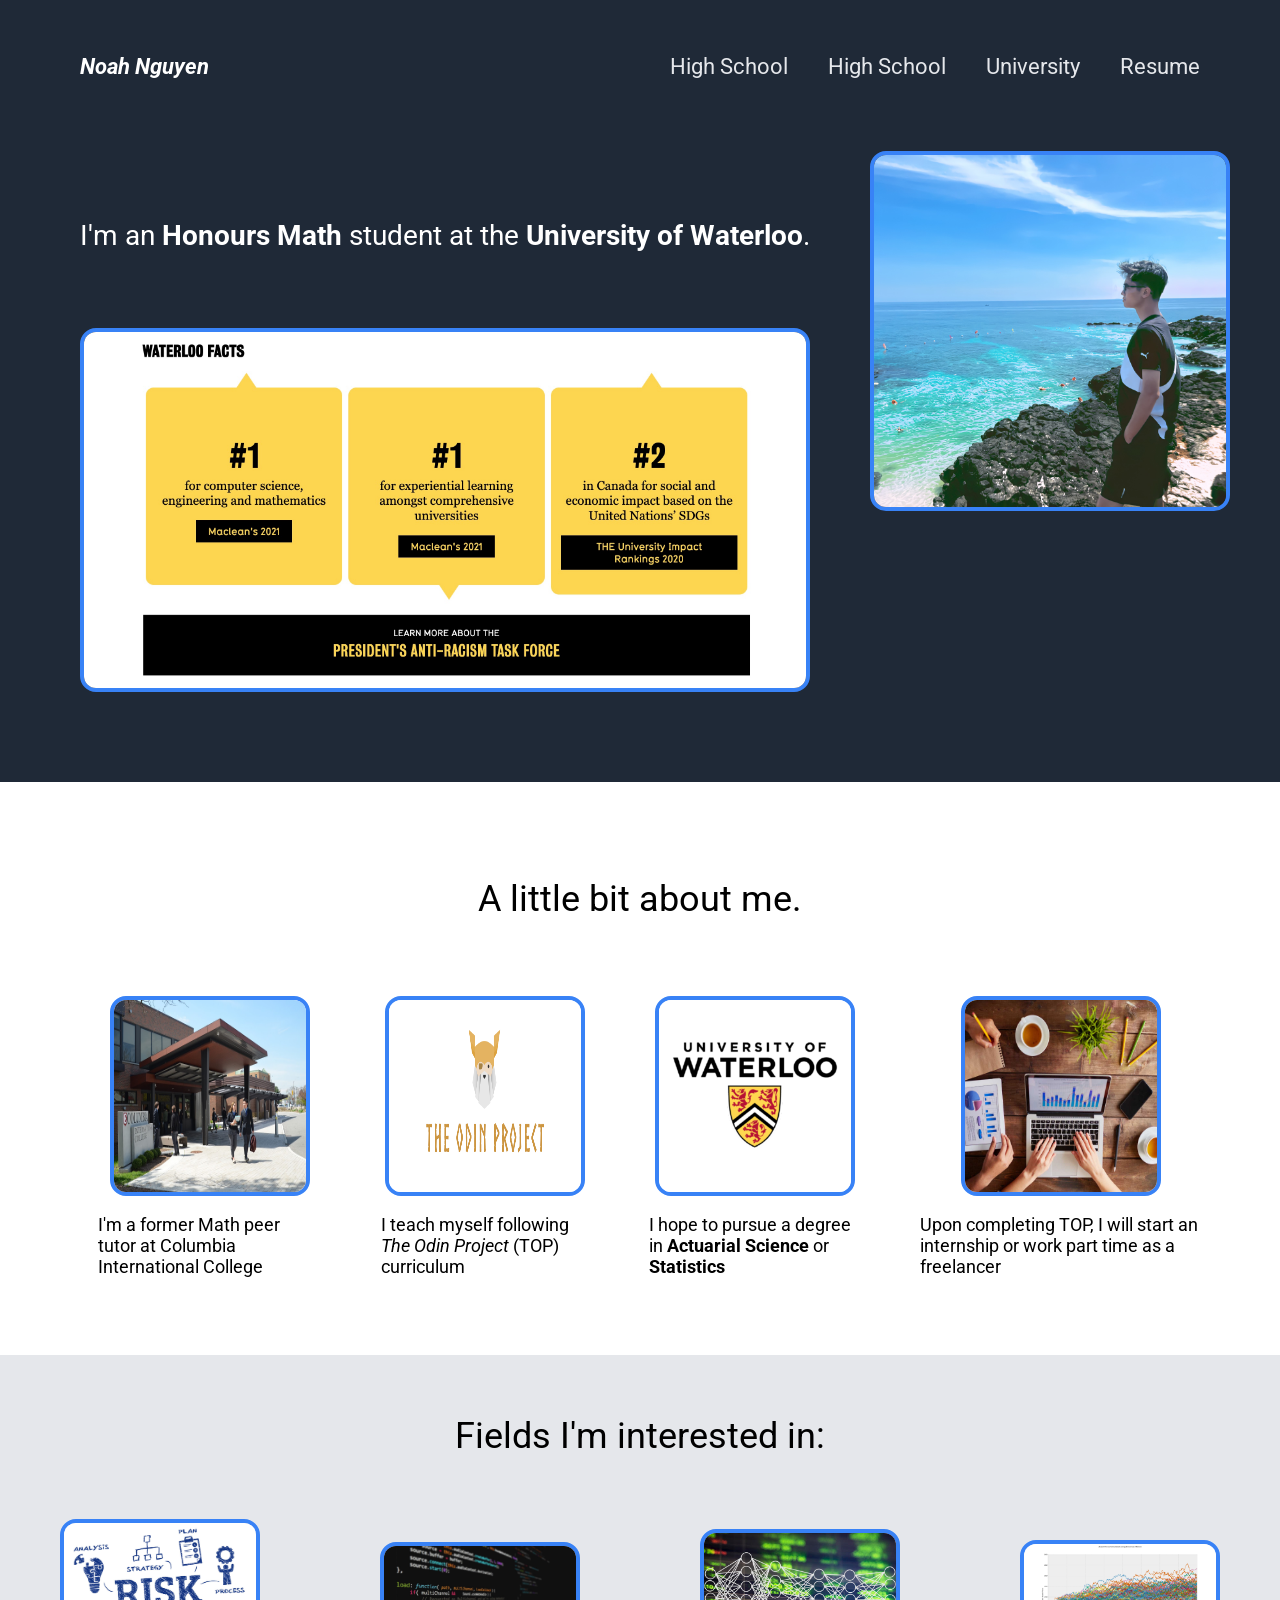
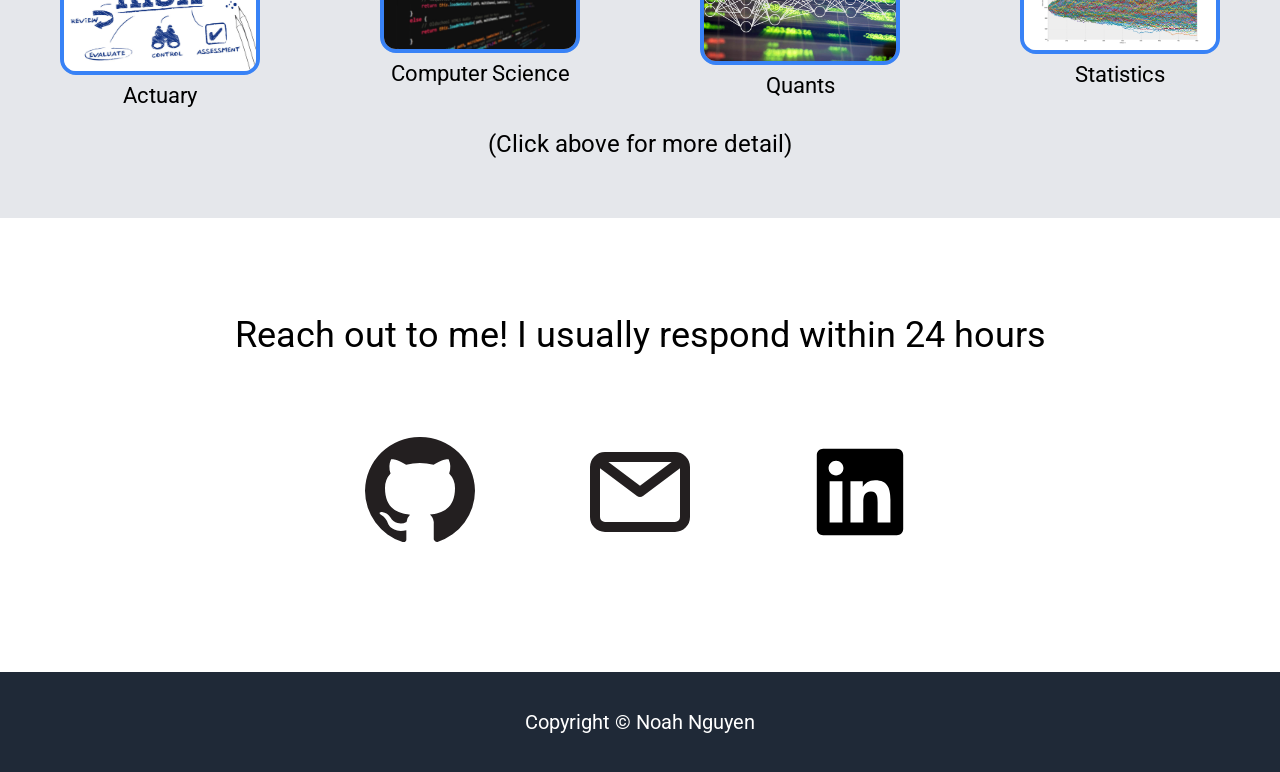
<file: index.html>
<!DOCTYPE html>
<html lang="en">
  <head>
    <meta charset="UTF-8">
    <meta http-equiv="X-UA-Compatible" content="IE=edge">
    <meta name="viewport" content="width=device-width, initial-scale=1.0">
    <title>Noah Nguyen</title>
    <link rel="stylesheet" href="pagestyle.css">
    <link rel="preconnect" href="https://fonts.googleapis.com">
    <link rel="preconnect" href="https://fonts.gstatic.com" crossorigin>
    <link href="https://fonts.googleapis.com/css2?family=Roboto:wght@100&display=swap" rel="stylesheet"> 
  </head>

  <body>
    <div id="wrapper">
        <div class="top">
            <div class="hero">
                <ul class="myname">
                    <li><span class="name"><em>Noah Nguyen</em></span></li>
                </ul>
                <ul class="mystatus">
                    <li><a href="https://www.cic-totalcare.com/">High School</a></li>
                    <li><a href="http://thptkimlien-hanoi.edu.vn/">High School</a></li>
                    <li><a href="https://uwaterloo.ca/">University</a></li>
                    <li><a href="internship resume pdf.pdf">Resume</a></li>
                </ul>
            </div>

            <div class="intro">
                <div class="brief">
                    <p>I'm an <span class="bold">Honours Math</span> student at the <span class="bold">University of Waterloo</span>.</p>
                    <div class="waterloo">
                        <img src="waterloo facts.png" alt="waterloofacts">
                    </div>
                </div>
                <img class="noah" src="me-noah.png" alt="personal photo">
            </div>
        </div>

        <div class="info">
            <div class="bit">
                <p>A little bit about me.</p>
            </div>

            <div class="container">
                <div class="block">
                    <img src="cic.png" alt="tutor">
                    <div class="text">
                        <p>I'm a former Math peer tutor at Columbia International College</p>
                    </div>
                </div>

                <div class="block">
                    <img src="top.png" alt="theodinproject">
                    <div class="text">
                        <p>I teach myself following <em>The Odin Project</em> (TOP) curriculum</p>
                    </div>
                </div>

                <div class="block">
                    <img src="uw.png" alt="uwaterloo">
                    <div class="text">
                        <p>I hope to pursue a degree in <strong>Actuarial Science</strong> or <strong>Statistics</strong></p>
                    </div>
                </div>

                <div class="block">
                    <img src="freelancing.png" alt="freelancing">
                    <div class="text">
                        <p>Upon completing TOP, I will start an internship or work part time as a freelancer</p>
                    </div>
                </div>
            </div>
        </div>

        <div class="field">
            <div class="bit">Fields I'm interested in:</div>
            <ul class="fields">
                <div class="actuary">
                    <img src="actuary.png" alt="actuary">
                    <li><a class="field-links" href="https://www.investopedia.com/articles/professionals/090513/day-life-actuary.asp">Actuary</a></li>
                </div>

                <div class="cs">
                    <img src="cs.png" alt="cs">
                    <li><a class="field-links" href="https://uwaterloo.ca/future-students/programs/computer-science">Computer Science</a></li>
                </div>

                <div class="quants">
                    <img src="quants.png" alt="quants">
                    <li><a class="field-links" href="https://corporatefinanceinstitute.com/resources/career/how-to-become-a-quant/">Quants</a></li>
                </div>

                <div class="stats">
                    <img src="stats.png" alt="stats">
                    <li><a class="field-links" href="https://uwaterloo.ca/statistics-and-actuarial-science/">Statistics</a></li>
                </div>
            </ul>
            <div class="detail">(Click above for more detail)</div>
        </div>

        <div class="action">
            <div class="contact">
                <p>Reach out to me! I usually respond within 24 hours</p>
            </div>

            <div class="contacts">
                <div class="images">
                    <a href="https://github.com/noahuw08"><img id="image" src="img/github.svg" alt="github"></a>
                    <a href="mailto: khointgem@gmail.com"><img id="image" src="img/email-outline.svg" alt="email"></a>
                    <a href="https://www.linkedin.com/in/noahh108/"><img id="image" src="img/social-linkedin.svg" alt="linkedin"></a>
                </div>
            </div>
        </div>

        <div class="footer">
            <p>Copyright © Noah Nguyen</p>
        </div>
    </div>
  </body>

</html>
</file>
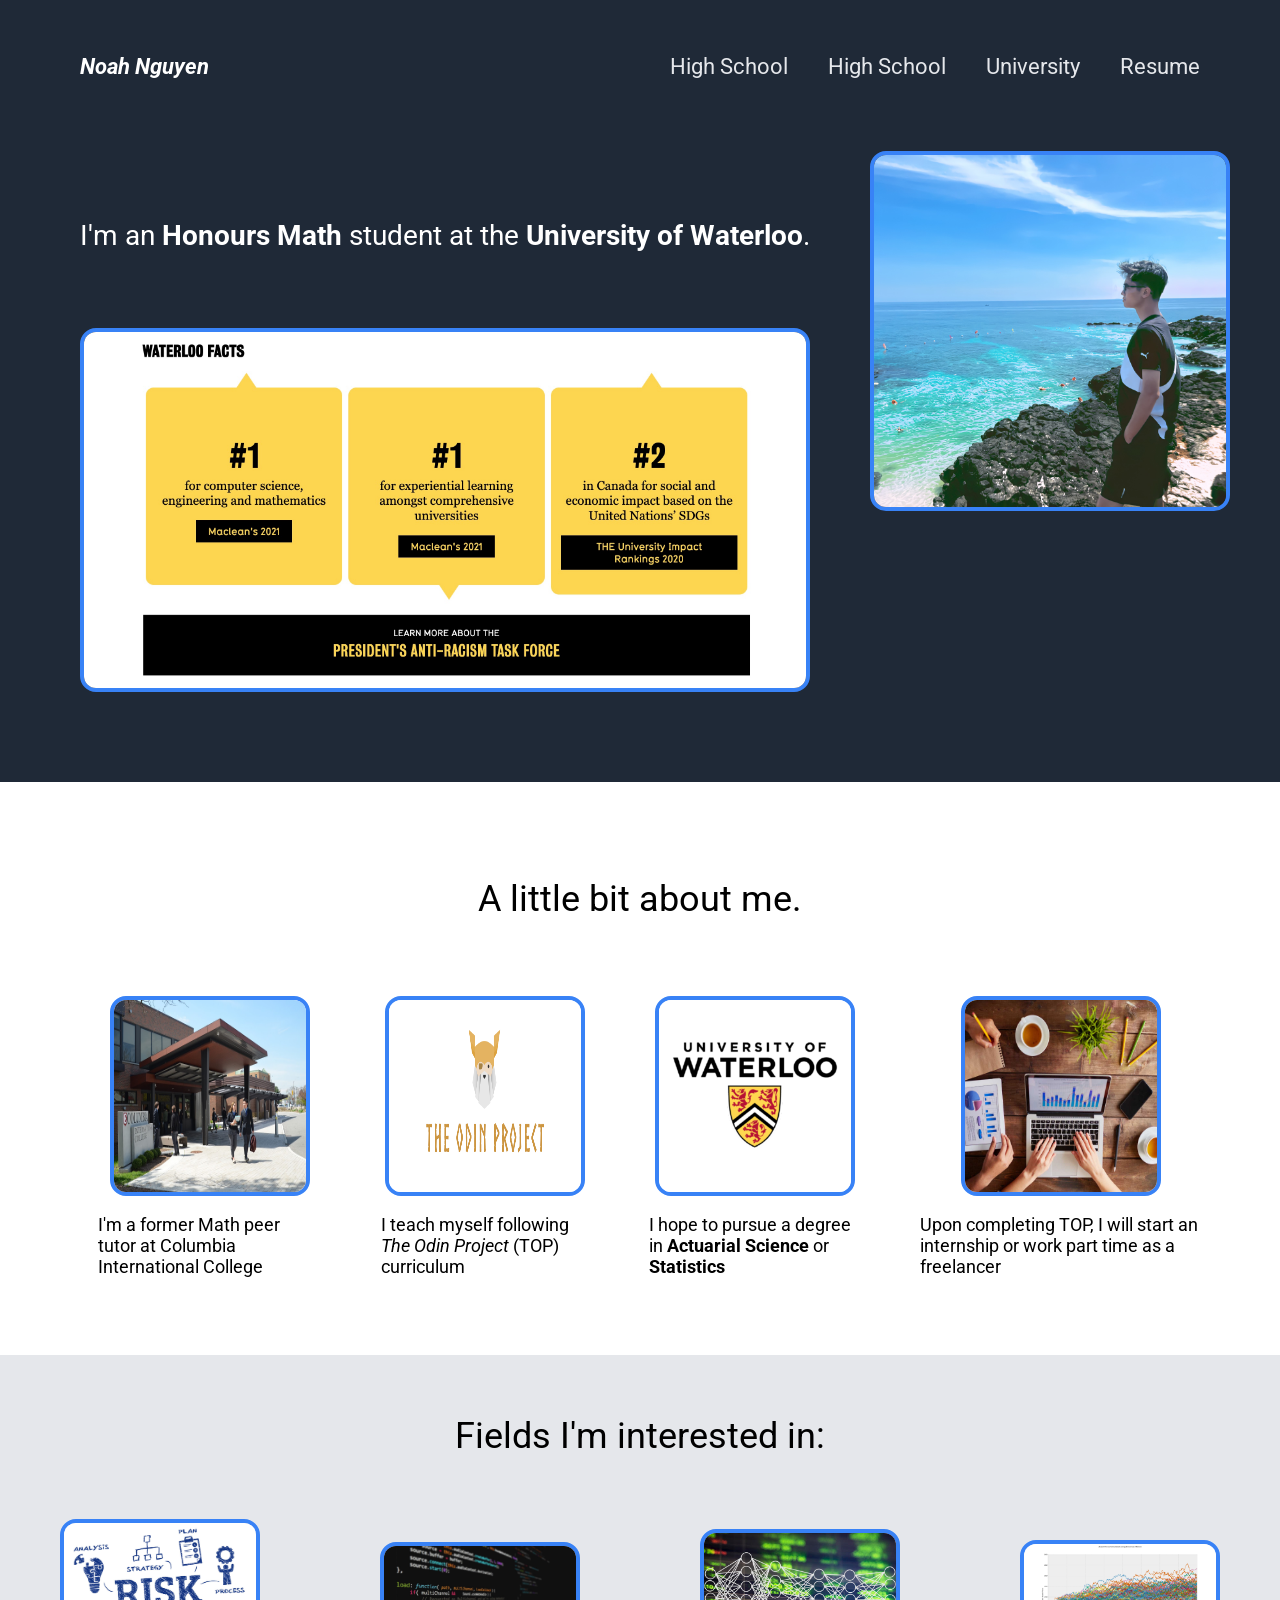
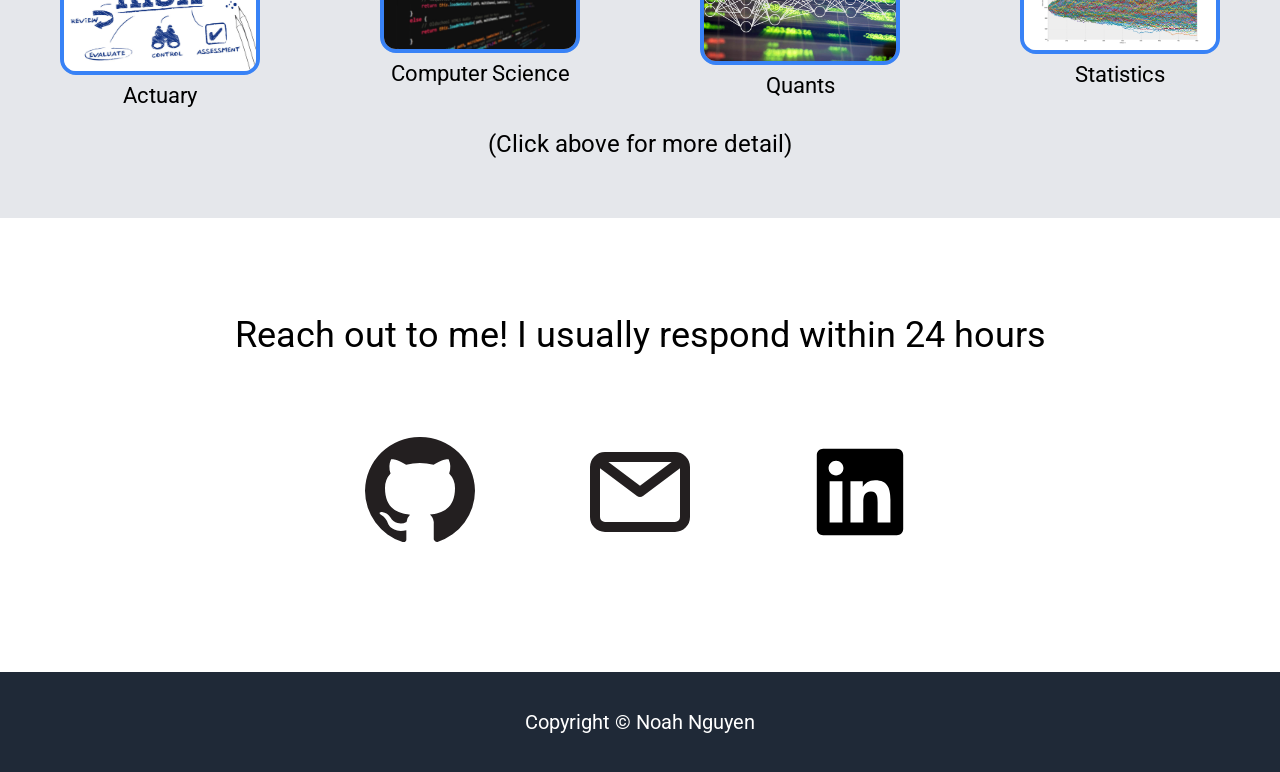
<file: page.html>
<!DOCTYPE html>
<html lang="en">
  <head>
    <meta charset="UTF-8">
    <meta http-equiv="X-UA-Compatible" content="IE=edge">
    <meta name="viewport" content="width=device-width, initial-scale=1.0">
    <title>Noah Nguyen</title>
    <link rel="stylesheet" href="pagestyle.css">
    <link rel="preconnect" href="https://fonts.googleapis.com">
    <link rel="preconnect" href="https://fonts.gstatic.com" crossorigin>
    <link href="https://fonts.googleapis.com/css2?family=Roboto:wght@100&display=swap" rel="stylesheet"> 
  </head>

  <body>
    <div class="top">
        <div class="hero">
            <ul class="myname">
                <li><span class="name"><em>Noah Nguyen</em></span></li>
            </ul>
            <ul class="mystatus">
                <li><a href="https://www.cic-totalcare.com/">High School</a></li>
                <li><a href="http://thptkimlien-hanoi.edu.vn/">High School</a></li>
                <li><a href="https://uwaterloo.ca/">University</a></li>
                <li><a href="internship resume pdf.pdf">Resume</a></li>
            </ul>
        </div>

        <div class="intro">
            <div class="brief">
                <p>I'm an <span class="bold">Honours Math</span> student at the <span class="bold">University of Waterloo</span>.</p>
                <div class="waterloo">
                    <img src="waterloo facts.png" alt="waterloofacts">
                </div>
            </div>
            <img class="noah" src="me-noah.png" alt="personal photo">
        </div>
    </div>

    <div class="info">
        <div class="bit">
            <p>A little bit about me.</p>
        </div>

        <div class="container">
            <div class="block">
                <img src="cic.png" alt="tutor">
                <div class="text">
                    <p>I'm a former Math peer tutor at Columbia International College</p>
                </div>
            </div>

            <div class="block">
                <img src="top.png" alt="theodinproject">
                <div class="text">
                    <p>I teach myself following <em>The Odin Project</em> (TOP) curriculum</p>
                </div>
            </div>

            <div class="block">
                <img src="uw.png" alt="uwaterloo">
                <div class="text">
                    <p>I hope to pursue a degree in <strong>Actuarial Science</strong> or <strong>Statistics</strong></p>
                </div>
            </div>

            <div class="block">
                <img src="freelancing.png" alt="freelancing">
                <div class="text">
                    <p>Upon completing TOP, I will start an internship or work part time as a freelancer</p>
                </div>
            </div>
        </div>
    </div>

    <div class="field">
        <div class="bit">Fields I'm interested in:</div>
        <ul class="fields">
            <div class="actuary">
                <img src="actuary.png" alt="actuary">
                <li><a class="field-links" href="https://www.investopedia.com/articles/professionals/090513/day-life-actuary.asp">Actuary</a></li>
            </div>

            <div class="cs">
                <img src="cs.png" alt="cs">
                <li><a class="field-links" href="https://uwaterloo.ca/future-students/programs/computer-science">Computer Science</a></li>
            </div>

            <div class="quants">
                <img src="quants.png" alt="quants">
                <li><a class="field-links" href="https://corporatefinanceinstitute.com/resources/career/how-to-become-a-quant/">Quants</a></li>
            </div>

            <div class="stats">
                <img src="stats.png" alt="stats">
                <li><a class="field-links" href="https://uwaterloo.ca/statistics-and-actuarial-science/">Statistics</a></li>
            </div>
        </ul>
        <div class="detail">(Click above for more detail)</div>
    </div>

    <div class="action">
        <div class="contact">
            <p>Reach out to me! I usually respond within 24 hours</p>
        </div>

        <div class="contacts">
            <div class="images">
                <a href="https://github.com/noahuw08"><img id="image" src="img/github.svg" alt="github"></a>
                <a href="mailto: khointgem@gmail.com"><img id="image" src="img/email-outline.svg" alt="email"></a>
                <a href="https://www.linkedin.com/in/noahh108/"><img id="image" src="img/social-linkedin.svg" alt="linkedin"></a>
            </div>
        </div>
    </div>

    <div class="footer">
        <p>Copyright © Noah Nguyen</p>
    </div>
    
  </body>

</html>
</file>
<file: pagestyle.css>
body {
    font-family: 'Roboto', sans-serif;
    margin: 0;
}

#wrapper {
    overflow-x: scroll;
    position: relative;
}

.hero, .intro, .info, .footer {
    background-color: #1f2937;
}


/* hero style */

.hero, .intro {
    color: white;
}

.hero {
    display: flex;
    justify-content: space-between;
    align-items: center;
    padding-top: 32px;
}

.name {
    font-weight: bold;
}

.myname {
    padding-left: 80px;
}

.mystatus {
    padding-right: 80px;
    position: relative;
    overflow: scroll;
}

.link {
    display: flex;
    gap: 20px;
}

ul {
    list-style: none;
    display: flex;
    justify-content: center;
    align-items: center;
    padding-left: 140px;
    padding-right: 140px;
    gap: 40px;
    font-size: 22px;
}


a {
    text-decoration: none;
    color: #e5e7eb;
}

a:hover {
    text-shadow: 0 0 5px whitesmoke;
}

/* end of hero style */



/* intro style */

.intro {
    display: flex;
    gap: 20px;
    padding: 50px;
    justify-content: space-around;
    align-items: flex-start;
    flex-wrap: wrap;
    font-size: 28px;
    padding-left: 40px;
}

.bold {
    font-weight: bold;
}


img {
    height: auto;
    width: 200px;
    border-radius: 16px;
    display: flex;
    flex-shrink: 0;
    flex-wrap: nowrap;
}

.waterloo {
    padding-top: 48px;
    display: flex;
    justify-content: flex-start;
}

.brief {
    padding: 40px;
}

/* end of intro style */



/* info style */

.info {
    background-color: white;
    display: flex;
    flex-direction: column;
    padding: 60px;
}

.bit {
    font-size: 36px;
    display: flex;
    justify-content: center;
    padding-bottom: 40px;
    flex-shrink: 0;
}

.container {
    padding-left: 20px;
    display: flex;
    gap: 60px;
    margin-left: 18px;
    margin-right: 18px;
    flex-shrink: 0;
    overflow: scroll;
}

img {
    border: 4px solid #3882f6;
    display: flex;
    flex-grow: 1;
    flex-shrink: 0;
    box-sizing: border-box;
}

.block {
    height: auto;
    display: flex;
    flex-direction: column;
    justify-content: center;
    align-items: center;
    font-size: 18px;
}


/* end of info style */



/* field style */

.field {
    background-color: #e5e7eb;
    padding: 60px;
}

.fields {
    gap: 120px;
    overflow: scroll;
}

.actuary, .cs, .quants, .stats {
    display: flex;
    flex-direction: column;
    justify-content: center;
    align-items: center;
    gap: 8px;
}

.field-links {
    text-decoration: none;
    color: black;
}

.field-links:hover {
    text-shadow: 0 0 5px #7b7b7b;
}

.detail {
    font-size: 24px;
    display: flex;
    justify-content: center;
}

/* end of field style */



/* action style */

.action {
    background-color: white;
    display: flex;
    flex-direction: column;
    padding: 60px;
    margin-bottom: 60px;
}

.contact {
    font-size: 36px;
    display: flex;
    justify-content: center;
    padding-bottom: 40px;
}

.contacts {
    display: flex;
    justify-content: center;
}

.images {
    height: auto;
    width: 200px;
    display: flex;
    justify-content: center;
    align-items: center;
    gap: 100px;
}

#image {
    border: 0;
    height: auto;
    width: 120px;
}

#image:hover {
    -webkit-filter: brightness(2.5);
    filter: brightness(2.5);
}

/* end of action style */



/* footer style */

.footer {
    font-size: 20px;
    display: flex;
    justify-content: center;
    align-items: center;
    padding: 18px;
    color: white;
}
</file>
